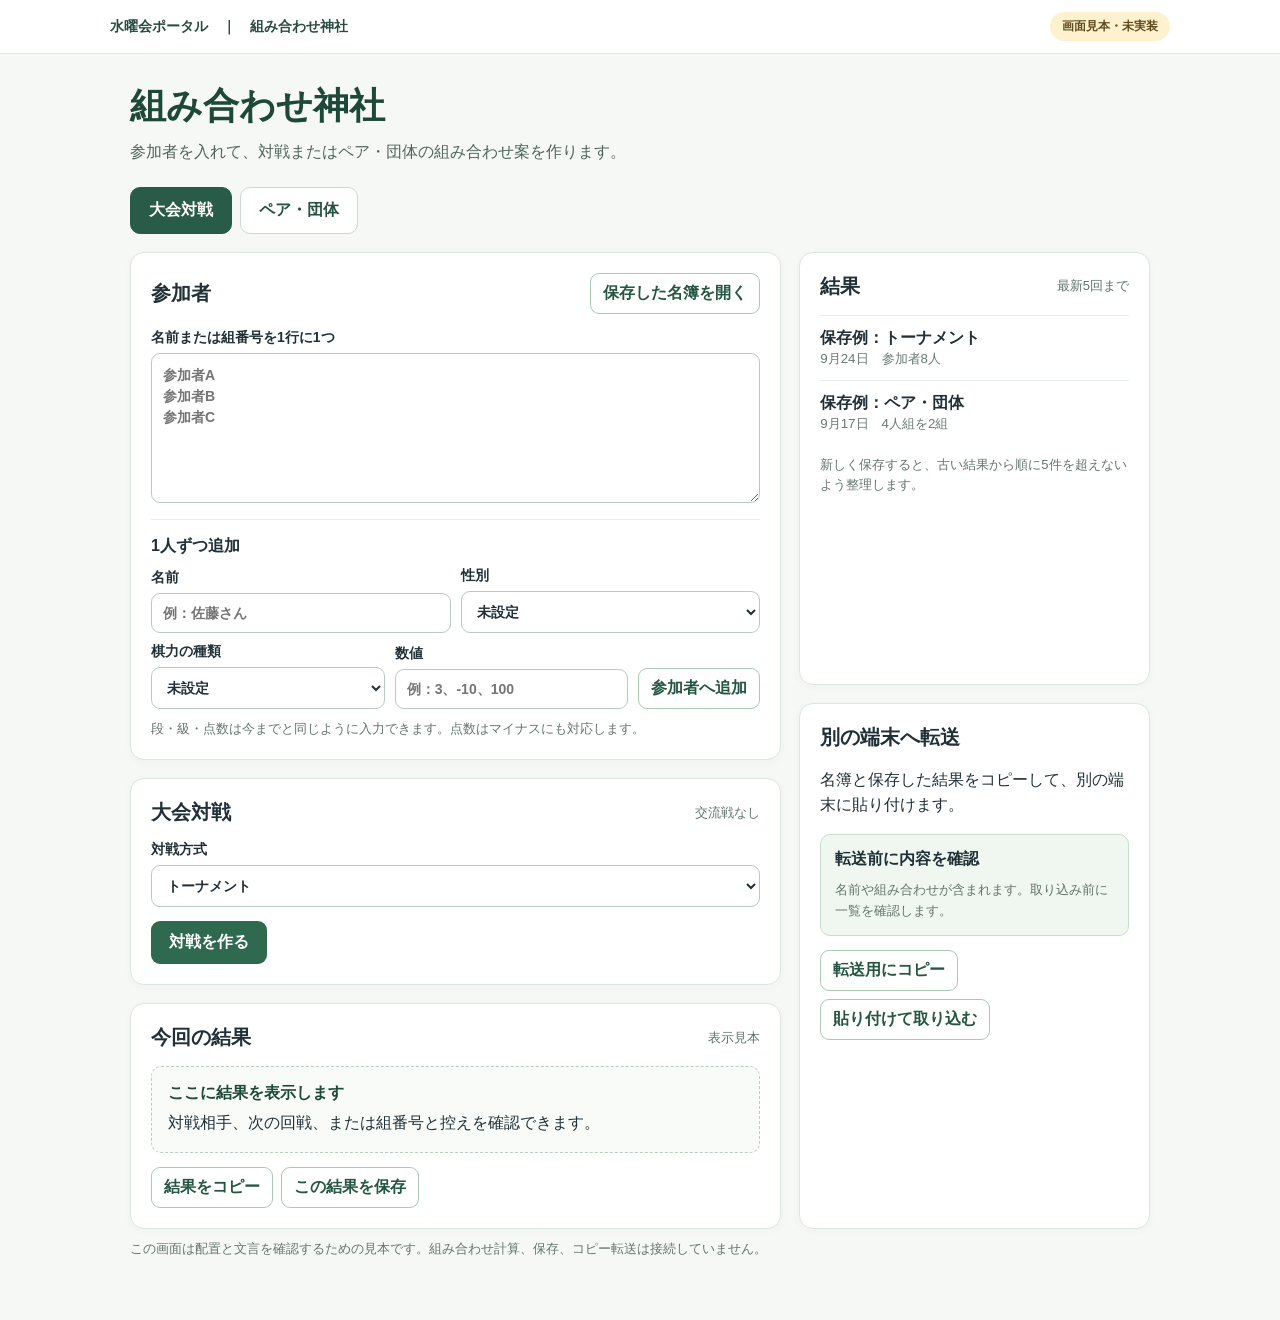
<file: index.html>
<!doctype html>
<html lang="ja">
<head>
  <meta charset="utf-8">
  <meta name="viewport" content="width=device-width, initial-scale=1">
  <title>組み合わせ神社｜サイト用画面見本</title>
  <style>
    :root { font-family: "Yu Gothic", "Hiragino Kaku Gothic ProN", sans-serif; color: #213036; background: #f6f8f6; }
    * { box-sizing: border-box; }
    body { margin: 0; }
    button, textarea, select, input { font: inherit; }
    button { cursor: pointer; }
    .top { background: #fff; border-bottom: 1px solid #dfe7e2; padding: 12px max(20px, calc((100vw - 1060px) / 2)); display: flex; justify-content: space-between; align-items: center; gap: 16px; }
    .brand { font-size: 14px; font-weight: 800; color: #294b42; }
    .preview { background: #fdf1ce; color: #604b20; border-radius: 999px; padding: 6px 12px; font-size: 12px; font-weight: 800; }
    main { max-width: 1060px; margin: 0 auto; padding: 28px 20px 60px; }
    h1 { margin: 0 0 8px; font-size: clamp(26px, 4vw, 36px); color: #1e493a; }
    h2 { margin: 0; font-size: 20px; }
    h3 { margin: 0 0 8px; font-size: 16px; }
    p { line-height: 1.6; }
    .lead { margin: 0 0 22px; color: #52635d; }
    .tabs { display: flex; gap: 8px; margin-bottom: 18px; }
    .tab { border: 1px solid #cbd9d1; background: #fff; color: #285143; border-radius: 10px; padding: 12px 18px; font-weight: 800; }
    .tab[aria-selected="true"] { background: #285b48; border-color: #285b48; color: #fff; }
    .grid { display: grid; grid-template-columns: minmax(0, 1.3fr) minmax(280px, .7fr); gap: 18px; }
    .stack { display: grid; gap: 18px; }
    .card { background: #fff; border: 1px solid #dce7df; border-radius: 14px; padding: 20px; box-shadow: 0 2px 9px #163d2808; }
    .cardhead { display: flex; align-items: center; justify-content: space-between; gap: 10px; margin-bottom: 15px; }
    .muted { color: #60726b; font-size: 13px; }
    label { display: grid; gap: 6px; font-weight: 700; font-size: 14px; }
    textarea, select, input { width: 100%; border: 1px solid #b8cbc0; border-radius: 9px; padding: 11px; background: #fff; color: #213036; }
    textarea { resize: vertical; min-height: 150px; line-height: 1.5; }
    .row { display: flex; gap: 10px; align-items: end; flex-wrap: wrap; }
    .row label { min-width: 180px; flex: 1; }
    .quick { margin-top: 16px; padding-top: 16px; border-top: 1px solid #e4ece6; }
    .quick .row { margin-top: 10px; }
    .quick .row label { min-width: 145px; }
    .primary { background: #2f694f; color: #fff; border: 0; border-radius: 9px; padding: 11px 18px; font-weight: 800; }
    .quiet { color: #245642; background: #fff; border: 1px solid #aac9b8; border-radius: 9px; padding: 9px 12px; font-weight: 700; }
    .actions { display: flex; flex-wrap: wrap; gap: 8px; margin-top: 14px; }
    .result { border: 1px dashed #b8cfc0; background: #f8fbf8; border-radius: 10px; padding: 16px; }
    .result strong { color: #1e493a; }
    .result p { margin: 6px 0 0; }
    .saved { border-top: 1px solid #e4ece6; padding: 12px 0; }
    .saved:first-of-type { border-top: 0; }
    .saved strong { display: block; }
    .saved small { color: #687a72; }
    .note { font-size: 13px; color: #65746e; margin: 10px 0 0; }
    .transfer { background: #f0f7f1; border: 1px solid #c8ddcf; border-radius: 10px; padding: 14px; margin-top: 14px; }
    [hidden] { display: none !important; }
    @media (max-width: 780px) { .grid { grid-template-columns: 1fr; } main { padding-top: 22px; } .top { padding: 12px 20px; } }
  </style>
</head>
<body>
  <header class="top"><span class="brand">水曜会ポータル　｜　組み合わせ神社</span><span class="preview">画面見本・未実装</span></header>
  <main>
    <h1>組み合わせ神社</h1>
    <p class="lead">参加者を入れて、対戦またはペア・団体の組み合わせ案を作ります。</p>
    <div class="tabs" role="tablist" aria-label="作る組み合わせ">
      <button class="tab" type="button" role="tab" aria-selected="true" data-mode="match">大会対戦</button>
      <button class="tab" type="button" role="tab" aria-selected="false" data-mode="group">ペア・団体</button>
    </div>
    <div class="grid">
      <div class="stack">
        <section class="card" aria-label="参加者を入力">
          <div class="cardhead"><h2>参加者</h2><button class="quiet" type="button">保存した名簿を開く</button></div>
          <label>名前または組番号を1行に1つ
            <textarea placeholder="参加者A&#10;参加者B&#10;参加者C"></textarea>
          </label>
          <div class="quick" aria-label="参加者を1人ずつ追加する見本">
            <h3>1人ずつ追加</h3>
            <div class="row">
              <label>名前<input type="text" placeholder="例：佐藤さん"></label>
              <label>性別<select><option>未設定</option><option>女</option><option>男</option></select></label>
            </div>
            <div class="row">
              <label>棋力の種類<select><option>未設定</option><option>級</option><option>段</option><option>点数</option></select></label>
              <label>数値<input type="text" inputmode="text" placeholder="例：3、-10、100"></label>
              <button class="quiet" type="button">参加者へ追加</button>
            </div>
            <p class="note">段・級・点数は今までと同じように入力できます。点数はマイナスにも対応します。</p>
          </div>
        </section>
        <section class="card" data-section="match" aria-label="大会対戦の設定">
          <div class="cardhead"><h2>大会対戦</h2><span class="muted">交流戦なし</span></div>
          <div class="row"><label>対戦方式<select><option>トーナメント</option><option>スイス方式</option></select></label></div>
          <div class="actions"><button class="primary" type="button">対戦を作る</button></div>
        </section>
        <section class="card" data-section="group" aria-label="ペア・団体の設定" hidden>
          <div class="cardhead"><h2>ペア・団体</h2><span class="muted">2～16人で1組</span></div>
          <div class="row"><label>1組の人数<select id="group-size"></select></label></div>
          <p class="note">決まっている組や、男女・棋力の希望条件は「詳細設定」にまとめます。</p>
          <div class="actions"><button class="quiet" type="button">詳細設定</button><button class="primary" type="button">組を作る</button></div>
        </section>
        <section class="card" aria-label="結果の見本">
          <div class="cardhead"><h2>今回の結果</h2><span class="muted">表示見本</span></div>
          <div class="result"><strong>ここに結果を表示します</strong><p>対戦相手、次の回戦、または組番号と控えを確認できます。</p></div>
          <div class="actions"><button class="quiet" type="button">結果をコピー</button><button class="quiet" type="button">この結果を保存</button></div>
        </section>
      </div>
      <div class="stack">
        <section class="card" aria-label="保存した結果">
          <div class="cardhead"><h2>結果</h2><span class="muted">最新5回まで</span></div>
          <div class="saved"><strong>保存例：トーナメント</strong><small>9月24日　参加者8人</small></div>
          <div class="saved"><strong>保存例：ペア・団体</strong><small>9月17日　4人組を2組</small></div>
          <p class="note">新しく保存すると、古い結果から順に5件を超えないよう整理します。</p>
        </section>
        <section class="card" aria-label="別の端末への転送">
          <h2>別の端末へ転送</h2>
          <p>名簿と保存した結果をコピーして、別の端末に貼り付けます。</p>
          <div class="transfer"><strong>転送前に内容を確認</strong><p class="note">名前や組み合わせが含まれます。取り込み前に一覧を確認します。</p></div>
          <div class="actions"><button class="quiet" type="button">転送用にコピー</button><button class="quiet" type="button">貼り付けて取り込む</button></div>
        </section>
      </div>
    </div>
    <p class="note">この画面は配置と文言を確認するための見本です。組み合わせ計算、保存、コピー転送は接続していません。</p>
  </main>
  <script>
    const size = document.getElementById('group-size');
    for (let count = 2; count <= 16; count += 1) size.add(new Option(`${count}人`, String(count)));
    document.querySelectorAll('[data-mode]').forEach(button => button.addEventListener('click', () => {
      const mode = button.dataset.mode;
      document.querySelectorAll('[data-mode]').forEach(tab => tab.setAttribute('aria-selected', String(tab === button)));
      document.querySelectorAll('[data-section]').forEach(section => section.hidden = section.dataset.section !== mode);
    }));
  </script>
</body>
</html>
</file>
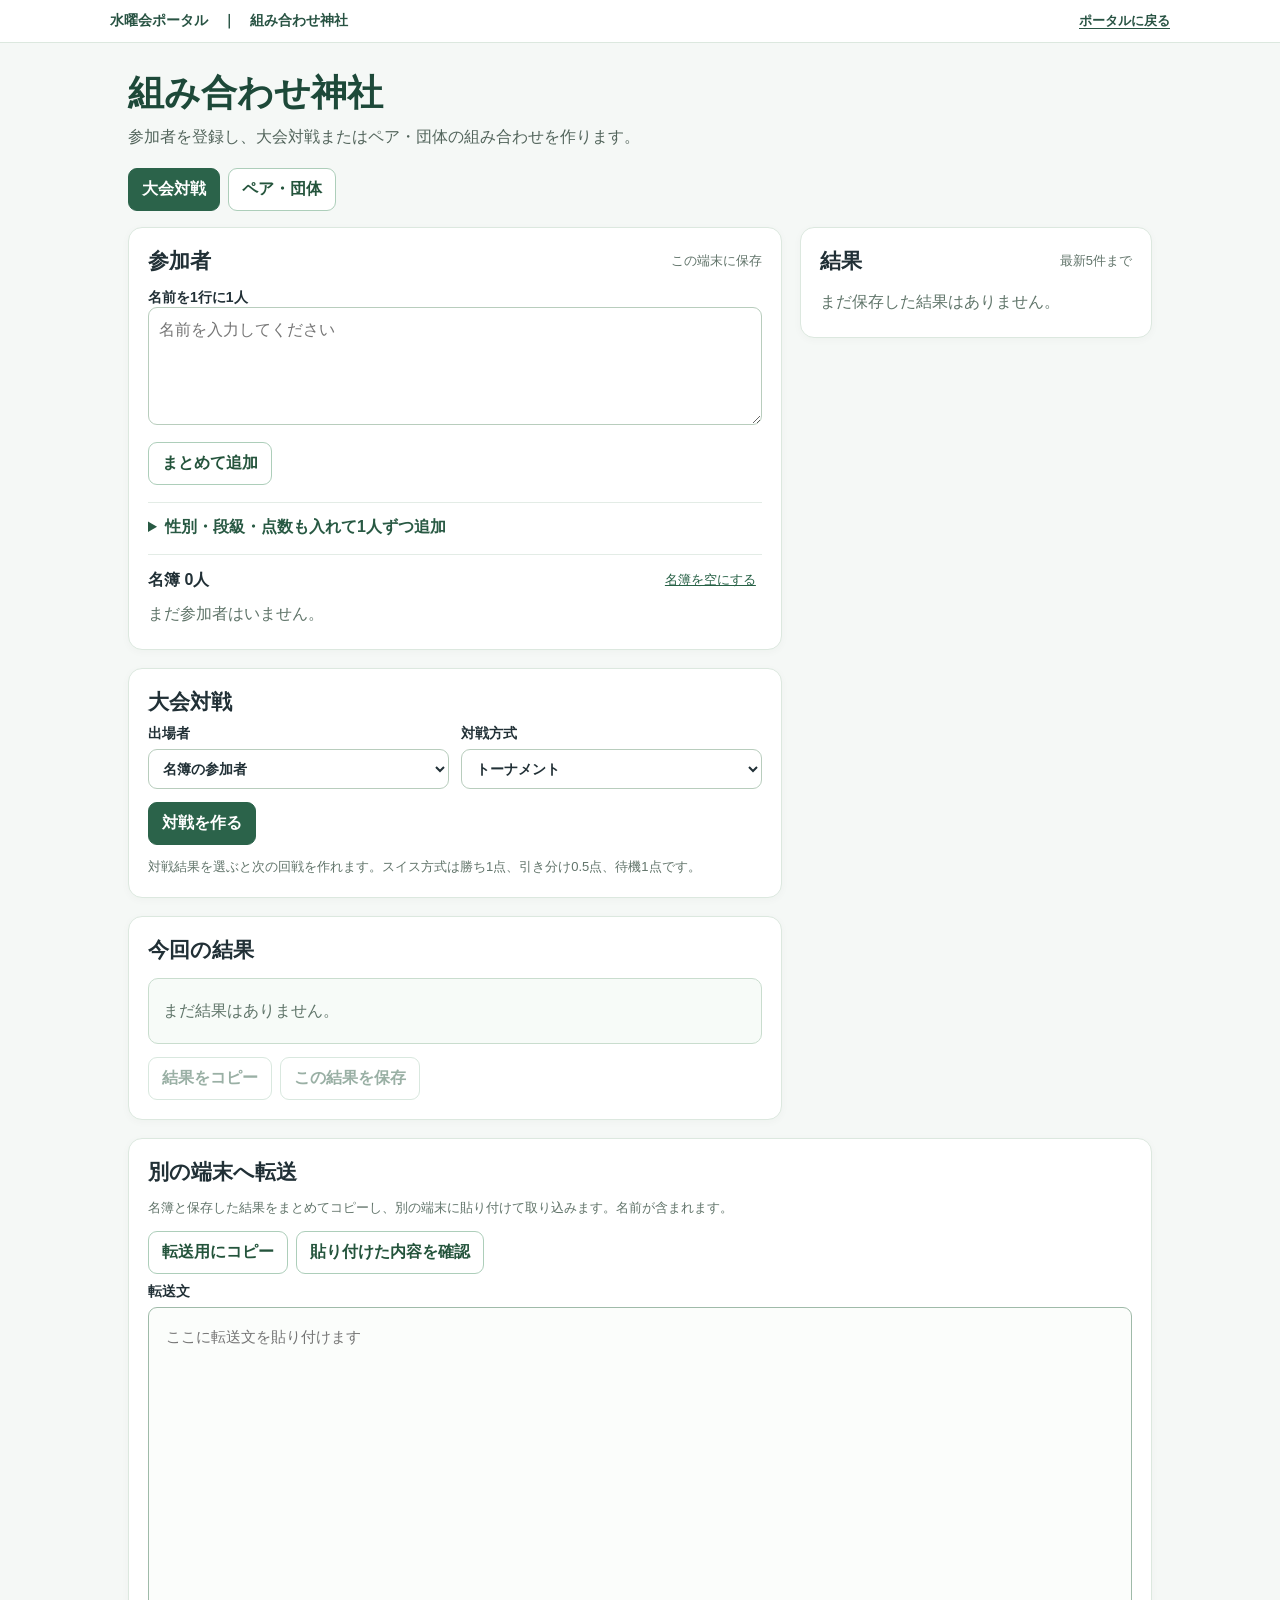
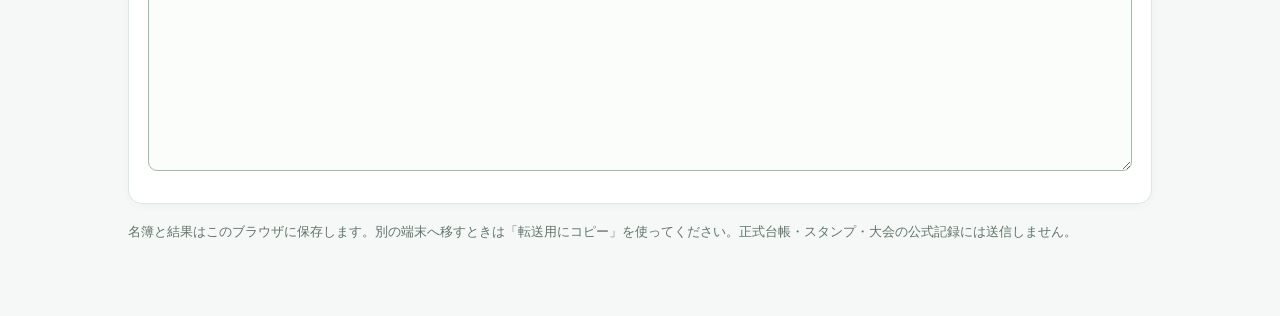
<file: portal-site-v23/public/shrine/index.html>
<!doctype html>
<html lang="ja">
<head>
  <meta charset="utf-8">
  <meta name="viewport" content="width=device-width, initial-scale=1">
  <title>組み合わせ神社｜水曜会ポータル</title>
  <link rel="stylesheet" href="working.css?v=23">
  <script defer src="shrine-core.js?v=23"></script>
  <script defer src="working.js?v=23"></script>
</head>
<body>
  <header class="top"><span>水曜会ポータル　｜　組み合わせ神社</span><a class="back-link" href="/">ポータルに戻る</a></header>
  <main>
    <h1>組み合わせ神社</h1>
    <p class="lead">参加者を登録し、大会対戦またはペア・団体の組み合わせを作ります。</p>
    <div id="notice" class="notice" role="status" aria-live="polite" hidden></div>
    <div class="tabs" role="tablist" aria-label="作る組み合わせ">
      <button type="button" class="tab" data-tab="match" aria-selected="true">大会対戦</button>
      <button type="button" class="tab" data-tab="group" aria-selected="false">ペア・団体</button>
    </div>
    <div class="layout">
      <div class="stack">
        <section class="card">
          <div class="cardhead"><h2>参加者</h2><span class="muted">この端末に保存</span></div>
          <label for="bulk">名前を1行に1人</label>
          <textarea id="bulk" rows="4" placeholder="名前を入力してください"></textarea>
          <div class="actions"><button id="bulk-add" type="button">まとめて追加</button></div>
          <details class="add-one"><summary>性別・段級・点数も入れて1人ずつ追加</summary>
            <div class="fieldgrid">
              <label>名前<input id="person-name" autocomplete="off"></label>
              <label>性別<select id="person-gender"><option value="">未設定</option><option value="female">女</option><option value="male">男</option></select></label>
              <label>棋力の種類<select id="strength-type"><option value="">未設定</option><option value="kyu">級</option><option value="dan">段</option><option value="point">点数</option></select></label>
              <label>数値<select id="strength-value" disabled><option value="">先に棋力の種類を選んでください</option></select></label>
            </div>
            <div class="actions"><button id="add-one" type="button">参加者へ追加</button></div>
          </details>
          <div class="subhead"><h3>名簿 <span id="roster-count">0人</span></h3><button id="clear-roster" type="button" class="textbutton">名簿を空にする</button></div>
          <div id="roster-list" class="list"><p class="empty">まだ参加者はいません。</p></div>
        </section>

        <section class="card" id="match-panel">
          <h2>大会対戦</h2>
          <div class="fieldgrid">
            <label>出場者<select id="match-source"><option value="roster">名簿の参加者</option><option value="groups">作成した組番号</option></select></label>
            <label>対戦方式<select id="match-method"><option value="tournament">トーナメント</option><option value="swiss">スイス方式</option></select></label>
          </div>
          <div class="actions"><button id="make-match" type="button" class="primary">対戦を作る</button></div>
          <p class="note">対戦結果を選ぶと次の回戦を作れます。スイス方式は勝ち1点、引き分け0.5点、待機1点です。</p>
        </section>

        <section class="card" id="group-panel" hidden>
          <h2>ペア・団体</h2>
          <label class="short">1組の上限人数<select id="group-size"></select></label>
          <details class="add-one"><summary>組み合わせの条件</summary>
            <label class="check"><input id="mixed-gender" type="checkbox">男女を交互に並べる</label>
            <label class="check"><input id="close-strength" type="checkbox">棋力が近い人を並べる</label>
            <label class="check"><input id="balanced-strength" type="checkbox">各組の棋力を均等にする</label>
            <label>決まっている組（1行に1組、名前を「、」で区切る）<textarea id="fixed-groups" rows="3"></textarea></label>
          </details>
          <div class="actions"><button id="make-groups" type="button" class="primary">組を作る</button></div>
          <p class="note">1人組ができないように人数を振り分けます。作成後、組番号を大会対戦へ引き継げます。</p>
        </section>

        <section class="card">
          <div class="cardhead"><h2>今回の結果</h2><span id="result-kind" class="muted"></span></div>
          <div id="current-result" class="result"><p class="empty">まだ結果はありません。</p></div>
          <div class="actions"><button id="copy-result" type="button" disabled>結果をコピー</button><button id="save-result" type="button" disabled>この結果を保存</button><button id="use-groups" type="button" hidden>組番号を大会対戦へ引き継ぐ</button></div>
        </section>
      </div>
      <div class="stack">
        <section class="card">
          <div class="cardhead"><h2>結果</h2><span class="muted">最新5件まで</span></div>
          <div id="saved-results" class="list"><p class="empty">まだ保存した結果はありません。</p></div>
        </section>
      </div>
      <section class="card transfer-card">
        <h2>別の端末へ転送</h2>
        <p class="note">名簿と保存した結果をまとめてコピーし、別の端末に貼り付けて取り込みます。名前が含まれます。</p>
        <div class="actions"><button id="export-data" type="button">転送用にコピー</button><button id="import-data" type="button">貼り付けた内容を確認</button></div>
        <label for="transfer-text">転送文<textarea id="transfer-text" rows="16" spellcheck="false" placeholder="ここに転送文を貼り付けます"></textarea></label>
        <div id="import-preview" class="import-preview" hidden></div>
        <div class="actions"><button id="confirm-import" type="button" class="primary" hidden>この内容を取り込む</button></div>
      </section>
    </div>
    <p class="footnote">名簿と結果はこのブラウザに保存します。別の端末へ移すときは「転送用にコピー」を使ってください。正式台帳・スタンプ・大会の公式記録には送信しません。</p>
  </main>
</body>
</html>
</file>
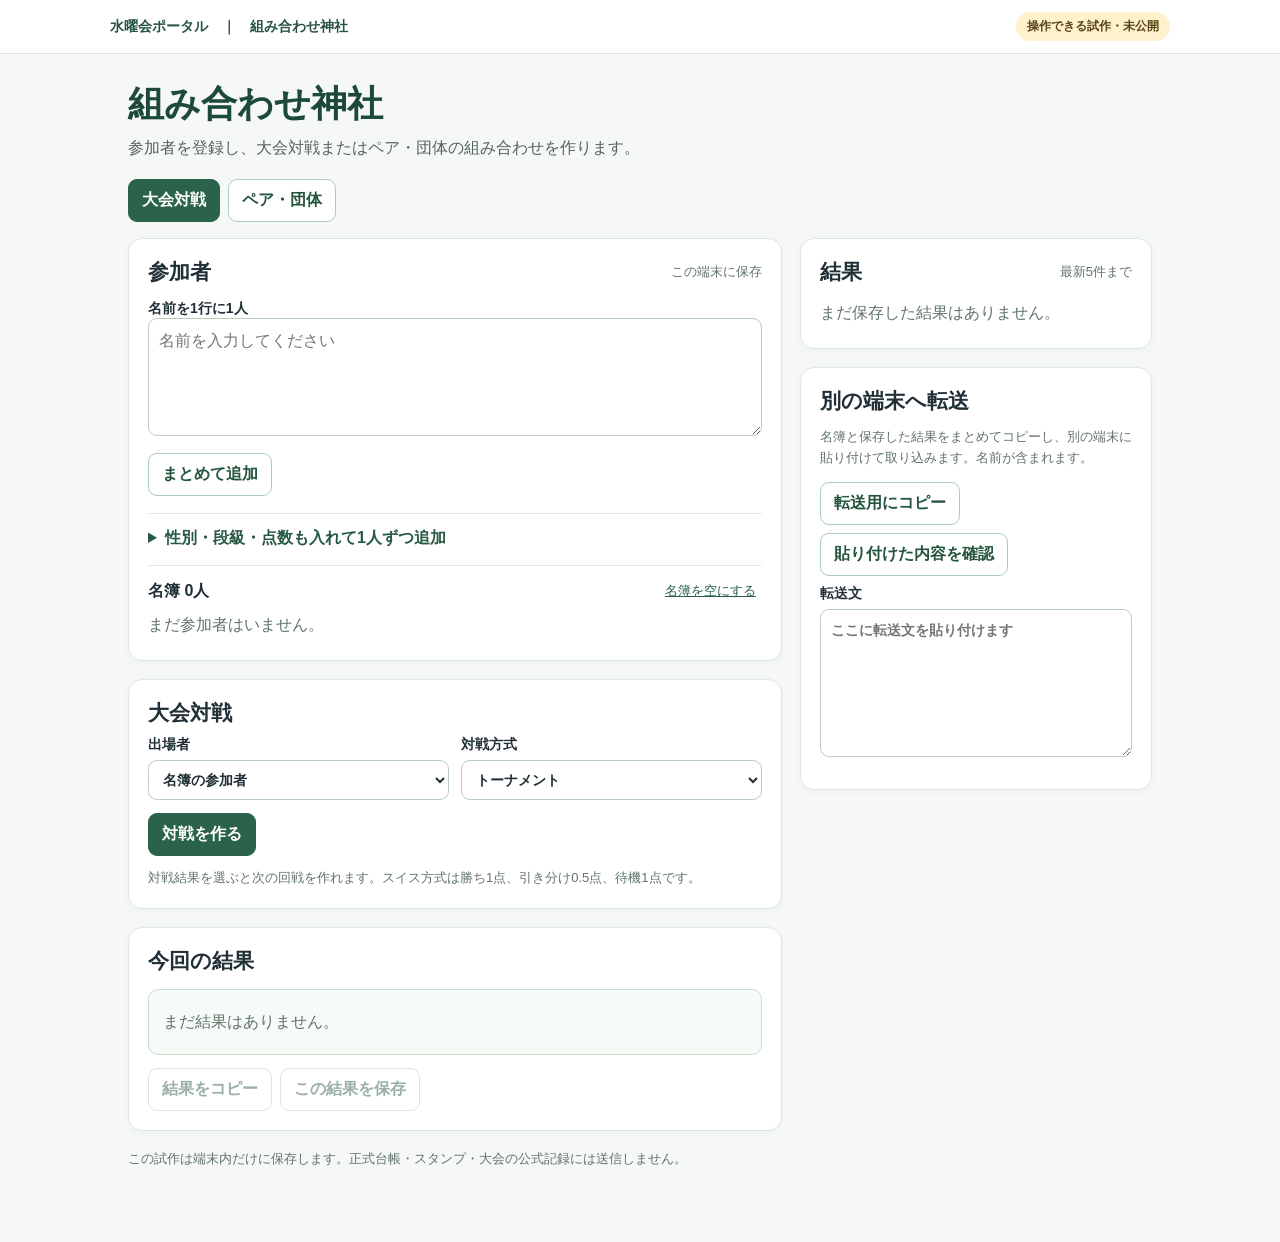
<file: working.html>
<!doctype html>
<html lang="ja">
<head>
  <meta charset="utf-8">
  <meta name="viewport" content="width=device-width, initial-scale=1">
  <title>組み合わせ神社｜操作できる試作</title>
  <link rel="stylesheet" href="working.css">
  <script defer src="shrine-core.js"></script>
  <script defer src="working.js"></script>
</head>
<body>
  <header class="top"><span>水曜会ポータル　｜　組み合わせ神社</span><span class="badge">操作できる試作・未公開</span></header>
  <main>
    <h1>組み合わせ神社</h1>
    <p class="lead">参加者を登録し、大会対戦またはペア・団体の組み合わせを作ります。</p>
    <div id="notice" class="notice" role="status" aria-live="polite" hidden></div>
    <div class="tabs" role="tablist" aria-label="作る組み合わせ">
      <button type="button" class="tab" data-tab="match" aria-selected="true">大会対戦</button>
      <button type="button" class="tab" data-tab="group" aria-selected="false">ペア・団体</button>
    </div>
    <div class="layout">
      <div class="stack">
        <section class="card">
          <div class="cardhead"><h2>参加者</h2><span class="muted">この端末に保存</span></div>
          <label for="bulk">名前を1行に1人</label>
          <textarea id="bulk" rows="4" placeholder="名前を入力してください"></textarea>
          <div class="actions"><button id="bulk-add" type="button">まとめて追加</button></div>
          <details class="add-one"><summary>性別・段級・点数も入れて1人ずつ追加</summary>
            <div class="fieldgrid">
              <label>名前<input id="person-name" autocomplete="off"></label>
              <label>性別<select id="person-gender"><option value="">未設定</option><option value="female">女</option><option value="male">男</option></select></label>
              <label>棋力の種類<select id="strength-type"><option value="">未設定</option><option value="kyu">級</option><option value="dan">段</option><option value="point">点数</option></select></label>
              <label>数値<select id="strength-value" disabled><option value="">先に棋力の種類を選んでください</option></select></label>
            </div>
            <div class="actions"><button id="add-one" type="button">参加者へ追加</button></div>
          </details>
          <div class="subhead"><h3>名簿 <span id="roster-count">0人</span></h3><button id="clear-roster" type="button" class="textbutton">名簿を空にする</button></div>
          <div id="roster-list" class="list"><p class="empty">まだ参加者はいません。</p></div>
        </section>

        <section class="card" id="match-panel">
          <h2>大会対戦</h2>
          <div class="fieldgrid">
            <label>出場者<select id="match-source"><option value="roster">名簿の参加者</option><option value="groups">作成した組番号</option></select></label>
            <label>対戦方式<select id="match-method"><option value="tournament">トーナメント</option><option value="swiss">スイス方式</option></select></label>
          </div>
          <div class="actions"><button id="make-match" type="button" class="primary">対戦を作る</button></div>
          <p class="note">対戦結果を選ぶと次の回戦を作れます。スイス方式は勝ち1点、引き分け0.5点、待機1点です。</p>
        </section>

        <section class="card" id="group-panel" hidden>
          <h2>ペア・団体</h2>
          <label class="short">1組の上限人数<select id="group-size"></select></label>
          <details class="add-one"><summary>組み合わせの条件</summary>
            <label class="check"><input id="mixed-gender" type="checkbox">男女を交互に並べる</label>
            <label class="check"><input id="close-strength" type="checkbox">棋力が近い人を並べる</label>
            <label class="check"><input id="balanced-strength" type="checkbox">各組の棋力を均等にする</label>
            <label>決まっている組（1行に1組、名前を「、」で区切る）<textarea id="fixed-groups" rows="3"></textarea></label>
          </details>
          <div class="actions"><button id="make-groups" type="button" class="primary">組を作る</button></div>
          <p class="note">1人組ができないように人数を振り分けます。作成後、組番号を大会対戦へ引き継げます。</p>
        </section>

        <section class="card">
          <div class="cardhead"><h2>今回の結果</h2><span id="result-kind" class="muted"></span></div>
          <div id="current-result" class="result"><p class="empty">まだ結果はありません。</p></div>
          <div class="actions"><button id="copy-result" type="button" disabled>結果をコピー</button><button id="save-result" type="button" disabled>この結果を保存</button><button id="use-groups" type="button" hidden>組番号を大会対戦へ引き継ぐ</button></div>
        </section>
      </div>
      <div class="stack">
        <section class="card">
          <div class="cardhead"><h2>結果</h2><span class="muted">最新5件まで</span></div>
          <div id="saved-results" class="list"><p class="empty">まだ保存した結果はありません。</p></div>
        </section>
        <section class="card">
          <h2>別の端末へ転送</h2>
          <p class="note">名簿と保存した結果をまとめてコピーし、別の端末に貼り付けて取り込みます。名前が含まれます。</p>
          <div class="actions"><button id="export-data" type="button">転送用にコピー</button><button id="import-data" type="button">貼り付けた内容を確認</button></div>
          <label for="transfer-text">転送文<textarea id="transfer-text" rows="6" placeholder="ここに転送文を貼り付けます"></textarea></label>
          <div id="import-preview" class="import-preview" hidden></div>
          <div class="actions"><button id="confirm-import" type="button" class="primary" hidden>この内容を取り込む</button></div>
        </section>
      </div>
    </div>
    <p class="footnote">この試作は端末内だけに保存します。正式台帳・スタンプ・大会の公式記録には送信しません。</p>
  </main>
</body>
</html>
</file>
<file: portal-site-v23/public/shrine/working.css>
:root{font-family:"Yu Gothic","Hiragino Kaku Gothic ProN",sans-serif;color:#213036;background:#f5f8f6}*{box-sizing:border-box}body{margin:0}button,input,select,textarea{font:inherit}button{cursor:pointer}button:disabled{opacity:.46;cursor:not-allowed}button:focus-visible,input:focus-visible,textarea:focus-visible,select:focus-visible,summary:focus-visible{outline:3px solid #86ba9b;outline-offset:2px}.top{display:flex;justify-content:space-between;align-items:center;gap:12px;padding:12px max(18px,calc((100vw - 1060px)/2));background:#fff;border-bottom:1px solid #dce8df;color:#285343;font-size:14px;font-weight:800}.badge{background:#fff1cc;border-radius:99px;padding:6px 11px;color:#594518;font-size:12px}main{max-width:1060px;margin:auto;padding:26px 18px 60px}h1{margin:0 0 6px;color:#1d4939;font-size:clamp(27px,4vw,36px)}h2{margin:0;font-size:21px}h3{margin:0;font-size:16px}p{line-height:1.6}.lead{margin:0 0 18px;color:#52645b}.tabs,.actions{display:flex;gap:8px;flex-wrap:wrap}.tabs{margin-bottom:16px}.tab,button:not(.textbutton){border:1px solid #adceba;background:#fff;color:#24543c;border-radius:9px;padding:10px 13px;font-weight:700}.tab[aria-selected=true],button.primary{background:#2b634a;color:#fff;border-color:#2b634a}.layout{display:grid;grid-template-columns:minmax(0,1.3fr) minmax(280px,.7fr);gap:18px}.stack{display:grid;align-content:start;gap:18px}.card{background:#fff;border:1px solid #dce8df;border-radius:14px;padding:19px;box-shadow:0 2px 8px #12362408}.cardhead,.subhead{display:flex;align-items:center;justify-content:space-between;gap:10px}.cardhead{margin-bottom:14px}.subhead{border-top:1px solid #e3ece6;padding-top:15px;margin-top:16px}.muted,.note,.footnote{color:#61746a;font-size:13px}.note{margin:12px 0 0}.footnote{margin-top:18px}label{display:grid;gap:6px;font-size:14px;font-weight:700;margin-top:9px}textarea,input,select{width:100%;border:1px solid #b8cdbd;border-radius:9px;padding:10px;background:#fff;color:#213036}textarea{resize:vertical;line-height:1.5}.fieldgrid{display:grid;grid-template-columns:repeat(2,minmax(0,1fr));gap:6px 12px}.short{max-width:220px}.add-one{border-top:1px solid #e3ece6;margin-top:17px;padding-top:14px}.add-one summary{cursor:pointer;color:#285943;font-weight:800}.check{display:flex;align-items:center;gap:8px;font-weight:500}.check input{width:auto}.actions{margin-top:13px}.textbutton{border:0;background:none;color:#276146;text-decoration:underline;font-size:13px}.notice{background:#eaf5ea;border:1px solid #bddac1;border-radius:9px;padding:10px 13px;margin-bottom:14px}.notice.error{background:#fff0ec;border-color:#efc0b8;color:#8c2c23}.list{margin-top:10px}.person,.saved,.pair{padding:11px 0;border-top:1px solid #e3ece6}.person,.savedhead{display:flex;justify-content:space-between;gap:10px;align-items:start}.person:first-child,.saved:first-child,.pair:first-child{border-top:0}.person strong,.saved strong{display:block}.person small,.saved small{display:block;color:#697d71;margin-top:3px}.empty{color:#60756a;margin:4px 0}.result{background:#f7fbf8;border:1px solid #c9ddce;border-radius:10px;padding:14px;margin-top:10px}.result p{margin:5px 0}.result h3{margin:12px 0 6px}.result h3:first-child{margin-top:0}.pair label{display:block;font-weight:500;margin-top:5px}.pair select{margin-top:6px}.import-preview{background:#f5faf6;border:1px solid #c6ddcb;border-radius:9px;padding:12px;margin-top:12px}.saved button{font-size:12px;padding:6px 8px}.group-line{margin:7px 0}.result-list{white-space:pre-wrap}.warning{color:#8a5422}@media(max-width:780px){.layout{grid-template-columns:1fr}.top{padding:10px 18px}.badge{font-size:11px}main{padding-top:20px}}@media(max-width:480px){.fieldgrid{grid-template-columns:1fr}.card{padding:16px}}
.top .back-link{color:#285343;text-decoration:underline;text-underline-offset:3px;font-size:13px}.top .back-link:focus-visible{outline:3px solid #86ba9b;outline-offset:3px}
.transfer-card{grid-column:1/-1}.transfer-card #transfer-text{min-height:440px;padding:15px 17px;border-color:#9fbaa9;background:#fbfdfb;font-size:15px;font-weight:400;line-height:1.8;overflow-wrap:anywhere}@media(max-width:480px){.transfer-card #transfer-text{min-height:610px}}
</file>
<file: working.css>
:root{font-family:"Yu Gothic","Hiragino Kaku Gothic ProN",sans-serif;color:#213036;background:#f5f8f6}*{box-sizing:border-box}body{margin:0}button,input,select,textarea{font:inherit}button{cursor:pointer}button:disabled{opacity:.46;cursor:not-allowed}button:focus-visible,input:focus-visible,textarea:focus-visible,select:focus-visible,summary:focus-visible{outline:3px solid #86ba9b;outline-offset:2px}.top{display:flex;justify-content:space-between;align-items:center;gap:12px;padding:12px max(18px,calc((100vw - 1060px)/2));background:#fff;border-bottom:1px solid #dce8df;color:#285343;font-size:14px;font-weight:800}.badge{background:#fff1cc;border-radius:99px;padding:6px 11px;color:#594518;font-size:12px}main{max-width:1060px;margin:auto;padding:26px 18px 60px}h1{margin:0 0 6px;color:#1d4939;font-size:clamp(27px,4vw,36px)}h2{margin:0;font-size:21px}h3{margin:0;font-size:16px}p{line-height:1.6}.lead{margin:0 0 18px;color:#52645b}.tabs,.actions{display:flex;gap:8px;flex-wrap:wrap}.tabs{margin-bottom:16px}.tab,button:not(.textbutton){border:1px solid #adceba;background:#fff;color:#24543c;border-radius:9px;padding:10px 13px;font-weight:700}.tab[aria-selected=true],button.primary{background:#2b634a;color:#fff;border-color:#2b634a}.layout{display:grid;grid-template-columns:minmax(0,1.3fr) minmax(280px,.7fr);gap:18px}.stack{display:grid;align-content:start;gap:18px}.card{background:#fff;border:1px solid #dce8df;border-radius:14px;padding:19px;box-shadow:0 2px 8px #12362408}.cardhead,.subhead{display:flex;align-items:center;justify-content:space-between;gap:10px}.cardhead{margin-bottom:14px}.subhead{border-top:1px solid #e3ece6;padding-top:15px;margin-top:16px}.muted,.note,.footnote{color:#61746a;font-size:13px}.note{margin:12px 0 0}.footnote{margin-top:18px}label{display:grid;gap:6px;font-size:14px;font-weight:700;margin-top:9px}textarea,input,select{width:100%;border:1px solid #b8cdbd;border-radius:9px;padding:10px;background:#fff;color:#213036}textarea{resize:vertical;line-height:1.5}.fieldgrid{display:grid;grid-template-columns:repeat(2,minmax(0,1fr));gap:6px 12px}.short{max-width:220px}.add-one{border-top:1px solid #e3ece6;margin-top:17px;padding-top:14px}.add-one summary{cursor:pointer;color:#285943;font-weight:800}.check{display:flex;align-items:center;gap:8px;font-weight:500}.check input{width:auto}.actions{margin-top:13px}.textbutton{border:0;background:none;color:#276146;text-decoration:underline;font-size:13px}.notice{background:#eaf5ea;border:1px solid #bddac1;border-radius:9px;padding:10px 13px;margin-bottom:14px}.notice.error{background:#fff0ec;border-color:#efc0b8;color:#8c2c23}.list{margin-top:10px}.person,.saved,.pair{padding:11px 0;border-top:1px solid #e3ece6}.person,.savedhead{display:flex;justify-content:space-between;gap:10px;align-items:start}.person:first-child,.saved:first-child,.pair:first-child{border-top:0}.person strong,.saved strong{display:block}.person small,.saved small{display:block;color:#697d71;margin-top:3px}.empty{color:#60756a;margin:4px 0}.result{background:#f7fbf8;border:1px solid #c9ddce;border-radius:10px;padding:14px;margin-top:10px}.result p{margin:5px 0}.result h3{margin:12px 0 6px}.result h3:first-child{margin-top:0}.pair label{display:block;font-weight:500;margin-top:5px}.pair select{margin-top:6px}.import-preview{background:#f5faf6;border:1px solid #c6ddcb;border-radius:9px;padding:12px;margin-top:12px}.saved button{font-size:12px;padding:6px 8px}.group-line{margin:7px 0}.result-list{white-space:pre-wrap}.warning{color:#8a5422}@media(max-width:780px){.layout{grid-template-columns:1fr}.top{padding:10px 18px}.badge{font-size:11px}main{padding-top:20px}}@media(max-width:480px){.fieldgrid{grid-template-columns:1fr}.card{padding:16px}}
</file>
